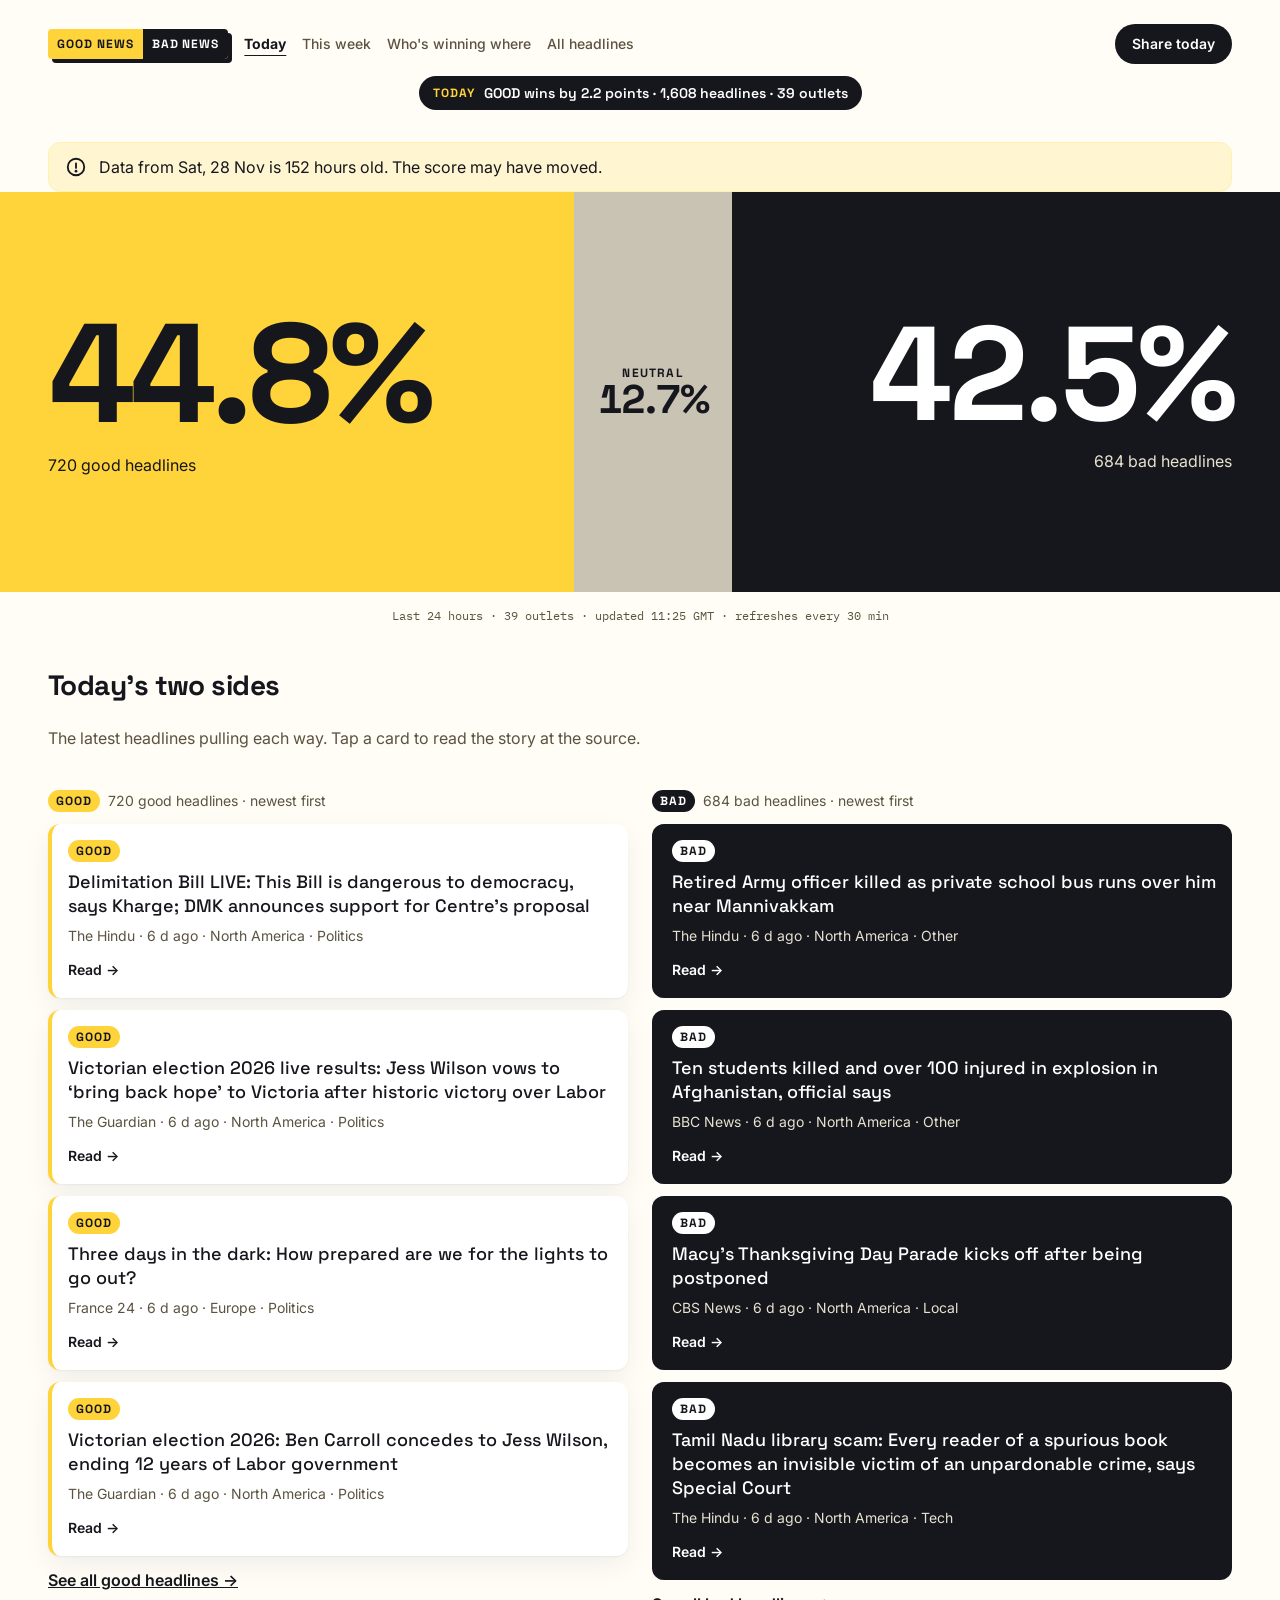
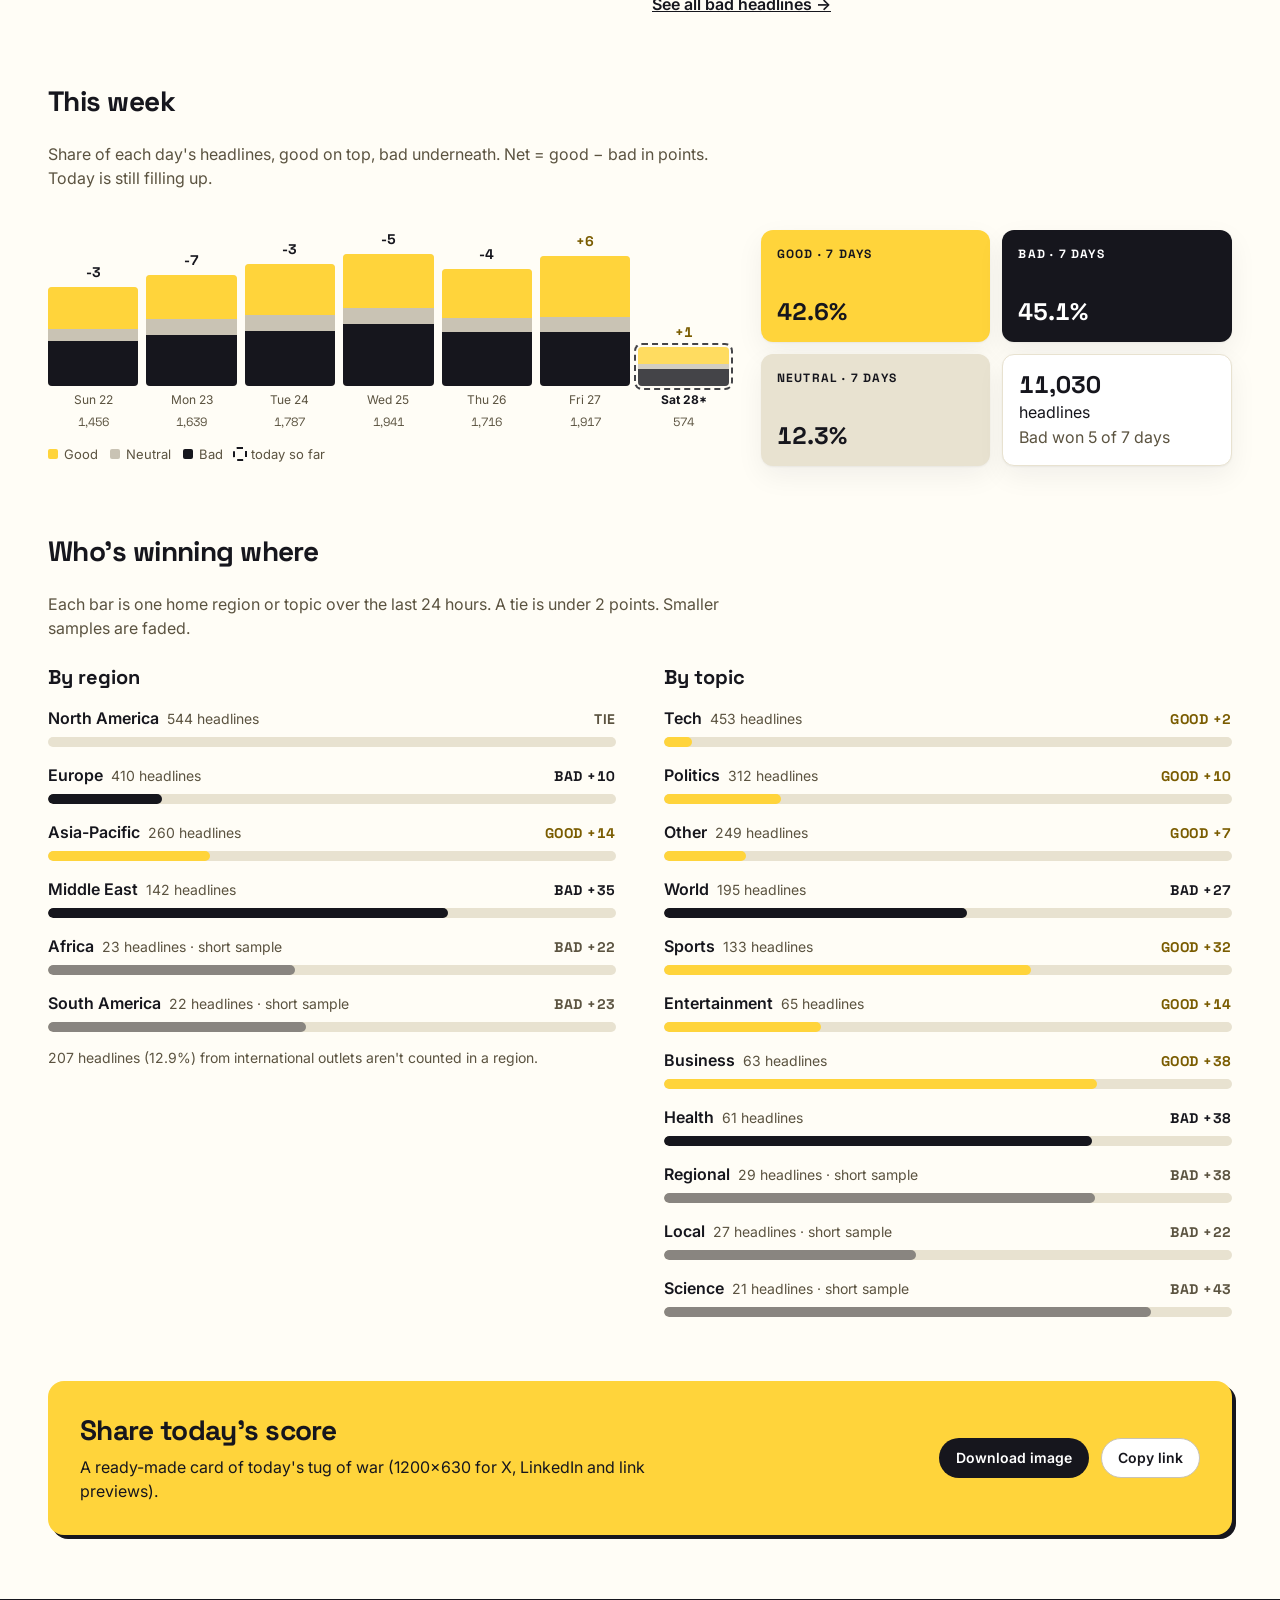
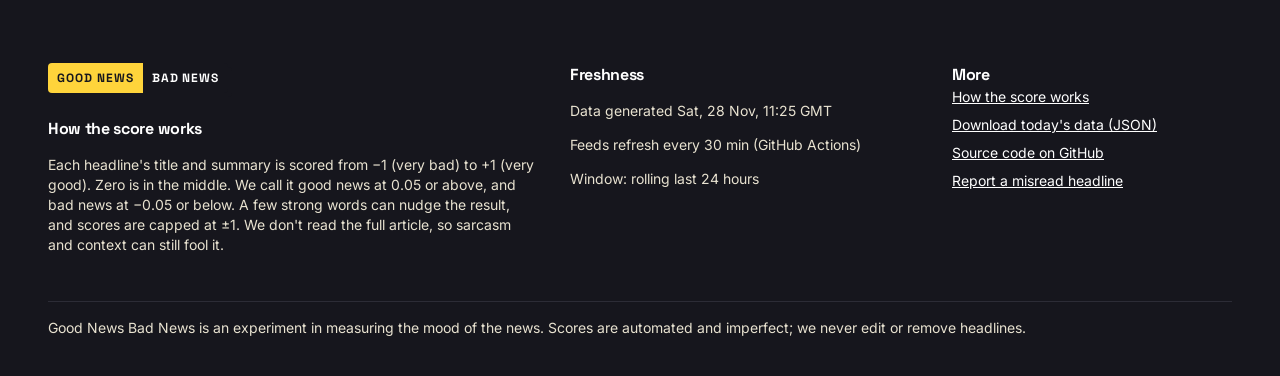
<file: docs/index.html>
<!DOCTYPE html>
<html lang="en">
<head>
  <meta charset="utf-8" />
  <meta name="viewport" content="width=device-width, initial-scale=1" />
  <title>Good News Bad News</title>
  <meta name="description" content="A daily tug of war between good and bad headlines, scored from RSS and updated every 30 minutes." />
  <meta name="theme-color" content="#FFFDF6" />
  <link rel="icon" href="data:image/svg+xml,%3Csvg xmlns='http://www.w3.org/2000/svg' viewBox='0 0 32 32'%3E%3Crect width='16' height='32' fill='%23FFD43B'/%3E%3Crect x='16' width='16' height='32' fill='%2316161D'/%3E%3C/svg%3E" />
  <link rel="preconnect" href="https://fonts.googleapis.com" />
  <link rel="preconnect" href="https://fonts.gstatic.com" crossorigin />
  <link href="https://fonts.googleapis.com/css2?family=IBM+Plex+Mono:wght@400;500&family=Inter:wght@400;500;600;700&family=Space+Grotesk:wght@500;600;700&display=swap" rel="stylesheet" />
  <link rel="stylesheet" href="styles.css?v=4" />
  <script type="module" src="app.js?v=5"></script>
</head>
<body data-page="dashboard">
  <a class="skip" href="#main">Skip to the score</a>
  <header class="site-header">
    <div class="wrap header-bar">
      <a class="logo" href="index.html" aria-label="Good News Bad News, home">
        <span class="logo-good">Good news</span>
        <span class="logo-bad">Bad news</span>
      </a>
      <nav class="nav" aria-label="Sections">
        <a href="#today" aria-current="page">Today</a>
        <a href="#week"><span class="nav-long">This week</span><span class="nav-short">Week</span></a>
        <a class="nav-wide" href="#where">Who's winning where</a>
        <a href="headlines.html"><span class="nav-long">All headlines</span><span class="nav-short">Headlines</span></a>
      </nav>
      <a class="btn btn-dark header-share" href="#share">Share today</a>
    </div>
    <div class="wrap header-score">
      <p class="winner" id="winner" hidden></p>
    </div>
  </header>
  <main id="main" aria-live="polite"></main>
  <footer class="site-footer" id="score">
    <div class="wrap footer-grid">
      <div>
        <a class="logo" href="index.html" aria-label="Good News Bad News">
          <span class="logo-good">Good news</span>
          <span class="logo-bad">Bad news</span>
        </a>
        <h2 style="margin-top: 24px">How the score works</h2>
        <p>Each headline's title and summary is scored from −1 (very bad) to +1 (very good). Zero is in the middle. We call it good news at 0.05 or above, and bad news at −0.05 or below. A few strong words can nudge the result, and scores are capped at ±1. We don't read the full article, so sarcasm and context can still fool it.</p>
      </div>
      <div>
        <h2>Freshness</h2>
        <p>Data generated <time data-generated datetime="">—</time></p>
        <p>Feeds refresh every 30 min (GitHub Actions)</p>
        <p>Window: rolling last 24 hours</p>
      </div>
      <div>
        <h2>More</h2>
        <ul>
          <li><a href="#score">How the score works</a></li>
          <li><a href="data/latest.json" download="latest.json">Download today's data (JSON)</a></li>
          <li><a href="https://github.com/psychevibes/GoodNewsBadNews">Source code on GitHub</a></li>
          <li><a href="https://github.com/psychevibes/GoodNewsBadNews/issues/new?title=Misread%20headline&amp;body=Paste%20the%20headline%20and%20what%20the%20score%20got%20wrong.">Report a misread headline</a></li>
        </ul>
      </div>
    </div>
    <div class="wrap">
      <p class="footer-note">Good News Bad News is an experiment in measuring the mood of the news. Scores are automated and imperfect; we never edit or remove headlines.</p>
    </div>
  </footer>
  <noscript>
    <p class="wrap">This page needs JavaScript to load the score from the JSON files.</p>
  </noscript>
</body>
</html>
</file>
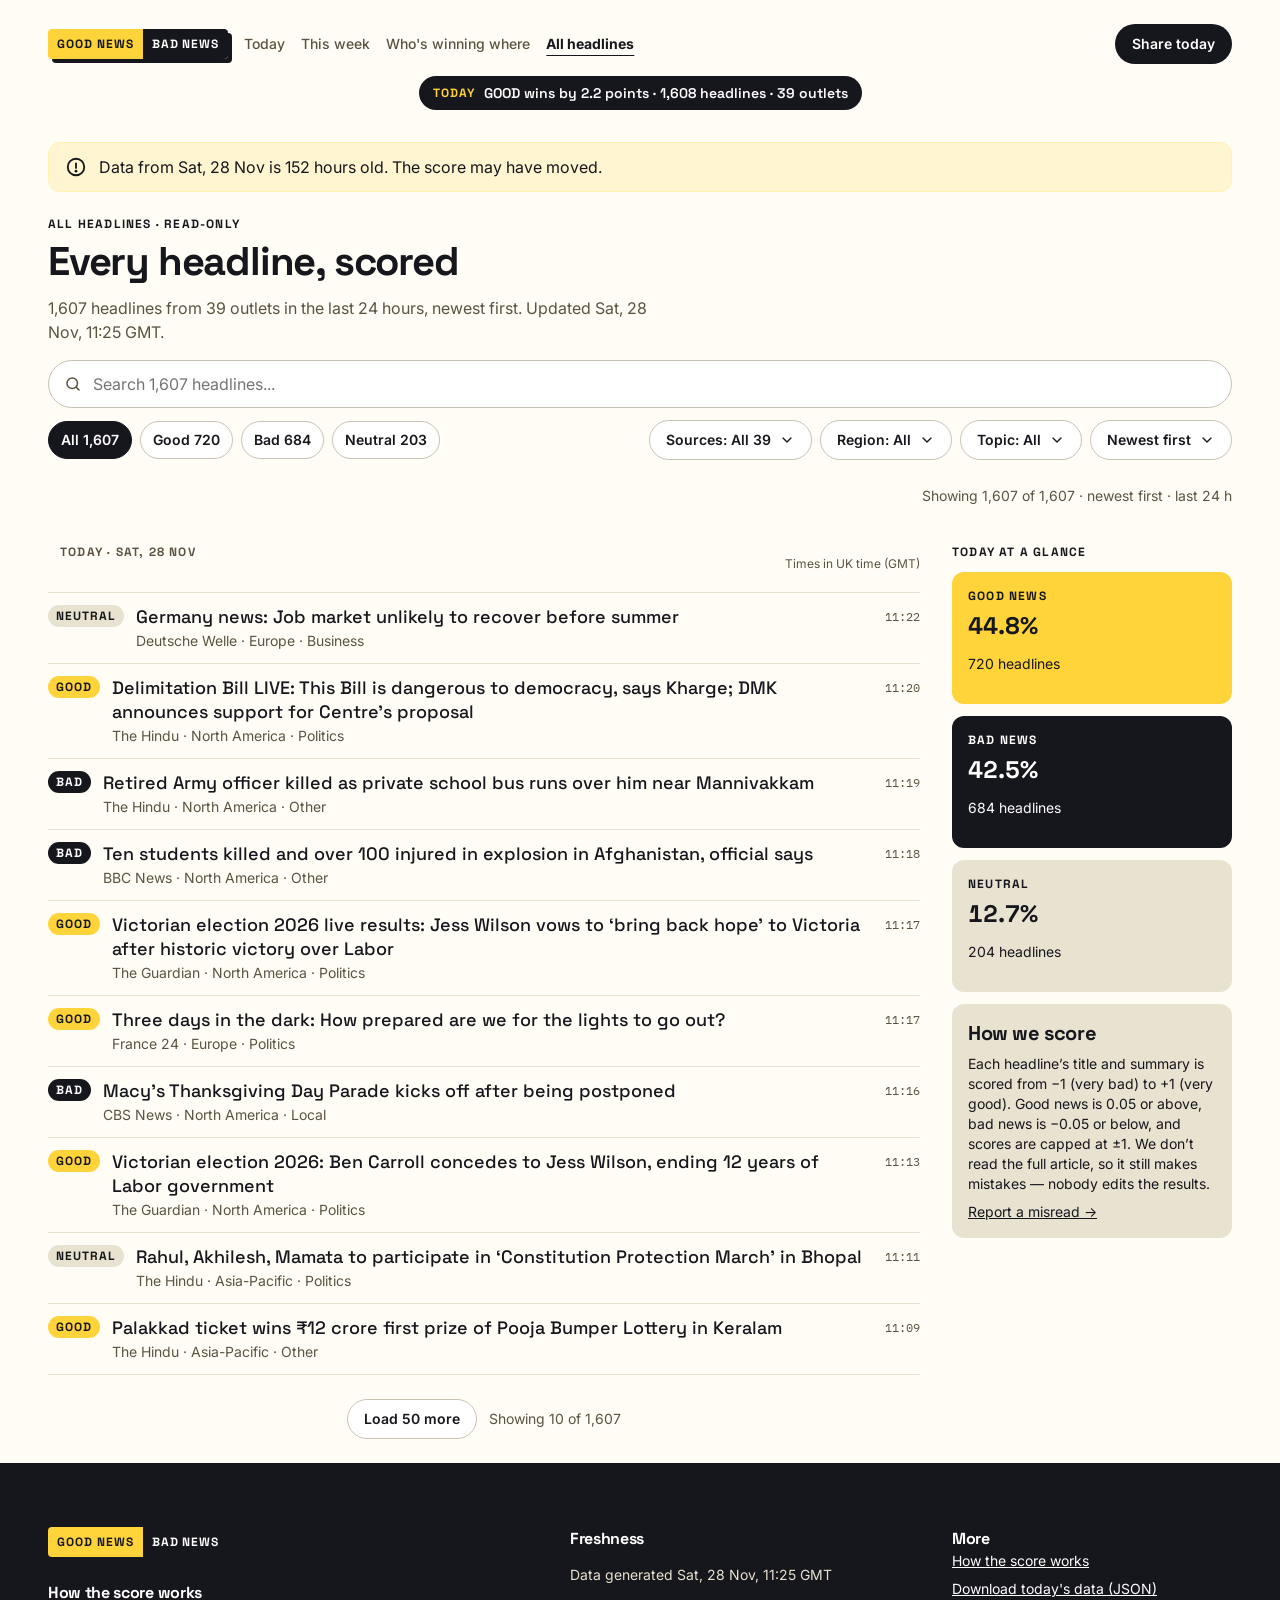
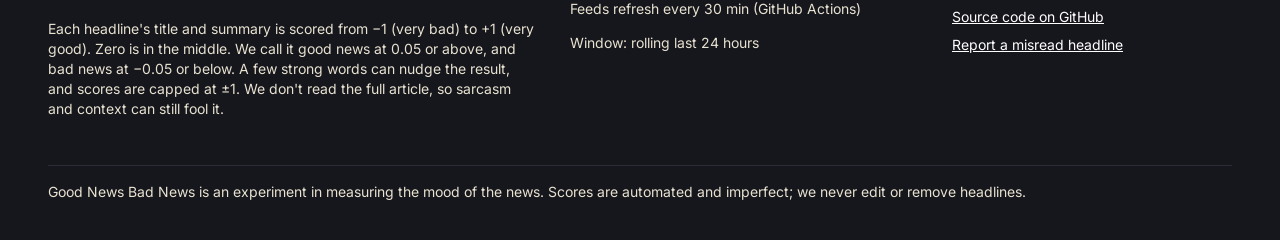
<file: docs/headlines.html>
<!DOCTYPE html>
<html lang="en">
<head>
  <meta charset="utf-8" />
  <meta name="viewport" content="width=device-width, initial-scale=1" />
  <title>Every headline, scored · Good News Bad News</title>
  <meta name="description" content="Read-only list of every headline scored in the last 24 hours. Search, filter, and open the original story." />
  <meta name="theme-color" content="#FFFDF6" />
  <link rel="icon" href="data:image/svg+xml,%3Csvg xmlns='http://www.w3.org/2000/svg' viewBox='0 0 32 32'%3E%3Crect width='16' height='32' fill='%23FFD43B'/%3E%3Crect x='16' width='16' height='32' fill='%2316161D'/%3E%3C/svg%3E" />
  <link rel="preconnect" href="https://fonts.googleapis.com" />
  <link rel="preconnect" href="https://fonts.gstatic.com" crossorigin />
  <link href="https://fonts.googleapis.com/css2?family=IBM+Plex+Mono:wght@400;500&family=Inter:wght@400;500;600;700&family=Space+Grotesk:wght@500;600;700&display=swap" rel="stylesheet" />
  <link rel="stylesheet" href="styles.css?v=4" />
  <script type="module" src="headlines.js?v=7"></script>
</head>
<body data-page="headlines">
  <a class="skip" href="#main">Skip to headlines</a>
  <header class="site-header">
    <div class="wrap header-bar">
      <a class="logo" href="index.html" aria-label="Good News Bad News, home">
        <span class="logo-good">Good news</span>
        <span class="logo-bad">Bad news</span>
      </a>
      <nav class="nav" aria-label="Sections">
        <a href="index.html#today">Today</a>
        <a href="index.html#week"><span class="nav-long">This week</span><span class="nav-short">Week</span></a>
        <a class="nav-wide" href="index.html#where">Who's winning where</a>
        <a href="headlines.html" aria-current="page"><span class="nav-long">All headlines</span><span class="nav-short">Headlines</span></a>
      </nav>
      <a class="btn btn-dark header-share" href="index.html#share">Share today</a>
    </div>
    <div class="wrap header-score">
      <p class="winner" id="winner" hidden></p>
    </div>
  </header>
  <main id="main">
    <div id="banner" class="wrap"></div>
    <div class="wrap page-head">
      <div>
        <p class="eyebrow caps">All headlines · read-only</p>
        <h1>Every headline, scored</h1>
        <p class="lede" id="lede">Headlines from the last 24 hours, newest first.</p>
      </div>
    </div>
    <div id="stage" class="wrap"></div>
  </main>
  <footer class="site-footer" id="score">
    <div class="wrap footer-grid">
      <div>
        <a class="logo" href="index.html" aria-label="Good News Bad News">
          <span class="logo-good">Good news</span>
          <span class="logo-bad">Bad news</span>
        </a>
        <h2 style="margin-top: 24px">How the score works</h2>
        <p>Each headline's title and summary is scored from −1 (very bad) to +1 (very good). Zero is in the middle. We call it good news at 0.05 or above, and bad news at −0.05 or below. A few strong words can nudge the result, and scores are capped at ±1. We don't read the full article, so sarcasm and context can still fool it.</p>
      </div>
      <div>
        <h2>Freshness</h2>
        <p>Data generated <time data-generated datetime="">—</time></p>
        <p>Feeds refresh every 30 min (GitHub Actions)</p>
        <p>Window: rolling last 24 hours</p>
      </div>
      <div>
        <h2>More</h2>
        <ul>
          <li><a href="#score">How the score works</a></li>
          <li><a href="data/latest.json" download="latest.json">Download today's data (JSON)</a></li>
          <li><a href="https://github.com/psychevibes/GoodNewsBadNews">Source code on GitHub</a></li>
          <li><a href="https://github.com/psychevibes/GoodNewsBadNews/issues/new?title=Misread%20headline&amp;body=Paste%20the%20headline%20and%20what%20the%20score%20got%20wrong.">Report a misread headline</a></li>
        </ul>
      </div>
    </div>
    <div class="wrap">
      <p class="footer-note">Good News Bad News is an experiment in measuring the mood of the news. Scores are automated and imperfect; we never edit or remove headlines.</p>
    </div>
  </footer>
</body>
</html>
</file>
<file: docs/styles.css>
/* Tug of War. Plain CSS, no build. */

:root {
  --sun-500: #ffd43b;
  --sun-200: #fff2b0;
  --sun-100: #fff6d1;
  --sun-800: #7a5c00;
  --ink-900: #16161d;
  --ink-800: #24242e;
  --ink-700: #2c2c36;
  --ink-300: #a3a3b2;
  --paper-50: #fffdf6;
  --white: #ffffff;
  --sand-200: #e8e2d0;
  --sand-400: #c9c3b4;
  --sand-700: #5b5340;
  --red-600: #c2361b;
  --red-100: #fce3dc;
  --red-500: #ff4f2e;

  --surface: var(--paper-50);
  --surface-raised: var(--white);
  --text: var(--ink-900);
  --text-muted: var(--sand-700);
  --text-on-dark: var(--sand-200);
  --border: var(--sand-200);
  --good: var(--sun-500);
  --good-ink: var(--ink-900);
  --bad: var(--ink-900);
  --bad-ink: var(--white);
  --neutral: var(--sand-400);
  --neutral-ink: var(--ink-900);
  --error: var(--red-600);
  --error-surface: var(--red-100);
  --stale: var(--sun-100);
  --stale-ink: var(--ink-900);
  --focus: var(--ink-900);
  --skeleton: var(--sand-200);

  --font-display: "Space Grotesk", sans-serif;
  --font-body: "Inter", sans-serif;
  --font-mono: "IBM Plex Mono", ui-monospace, monospace;

  --space-1: 4px;
  --space-2: 8px;
  --space-3: 12px;
  --space-4: 16px;
  --space-5: 24px;
  --space-6: 32px;
  --space-7: 48px;
  --space-8: 64px;
  --space-9: 96px;

  --radius-0: 0;
  --radius-1: 4px;
  --radius-2: 8px;
  --radius-3: 12px;
  --radius-4: 16px;
  --radius-pill: 999px;

  --shadow-card: 0 1px 2px rgba(22, 22, 29, 0.05), 0 10px 28px rgba(22, 22, 29, 0.06);
  --shadow-popover: 0 16px 48px rgba(22, 22, 29, 0.18), 0 2px 8px rgba(22, 22, 29, 0.08);
  --shadow-sticker: 4px 4px 0 var(--ink-900);
  --shadow-focus: 0 0 0 2px var(--paper-50), 0 0 0 4px var(--ink-900);

  --page-pad: 16px;
  --page-max: 1344px;
  --gutter: 16px;
}

@media (min-width: 640px) {
  :root { --page-pad: 32px; --gutter: 24px; }
}

@media (min-width: 1024px) {
  :root { --page-pad: 48px; --gutter: 24px; }
}

*, *::before, *::after { box-sizing: border-box; }

[hidden] { display: none !important; }

html { scroll-behavior: smooth; }

body {
  margin: 0;
  background: var(--surface);
  color: var(--text);
  font-family: var(--font-body);
  font-size: 16px;
  line-height: 24px;
  overflow-x: clip;
}

img, svg { max-width: 100%; }

button, input { font: inherit; color: inherit; }

a { color: inherit; }

:focus { outline: none; }

:focus-visible {
  outline: 2px solid var(--focus);
  outline-offset: 2px;
  box-shadow: var(--shadow-focus);
}

.btn-dark:focus-visible,
.story-bad:focus-visible,
.hero-bad a:focus-visible {
  outline-color: var(--sun-500);
}

.skip {
  position: absolute;
  left: var(--space-4);
  top: -40px;
  background: var(--ink-900);
  color: var(--white);
  padding: var(--space-2) var(--space-3);
  border-radius: var(--radius-2);
  z-index: 20;
}

.skip:focus { top: var(--space-2); }

.wrap {
  width: min(100%, calc(var(--page-max) + var(--page-pad) * 2));
  margin-inline: auto;
  padding-inline: var(--page-pad);
}

.sr-only {
  position: absolute;
  width: 1px;
  height: 1px;
  padding: 0;
  margin: -1px;
  overflow: hidden;
  clip: rect(0, 0, 0, 0);
  white-space: nowrap;
  border: 0;
}

/* Type */

.display, .hero-pct, h1, h2, h3, .num, .logo, .winner, .pill, .caps, .meter-result {
  font-family: var(--font-display);
}

h1, .h1 {
  margin: 0;
  font-size: 40px;
  line-height: 44px;
  font-weight: 700;
  letter-spacing: -0.03em;
}

h2, .h2 {
  margin: 0;
  font-size: 28px;
  line-height: 34px;
  font-weight: 700;
  letter-spacing: -0.02em;
}

h3, .h3 {
  margin: 0;
  font-size: 20px;
  line-height: 26px;
  font-weight: 700;
}

.headline {
  font-size: 18px;
  line-height: 24px;
  font-weight: 500;
}

.caps {
  margin: 0;
  font-size: 12px;
  line-height: 16px;
  font-weight: 700;
  letter-spacing: 0.1em;
  text-transform: uppercase;
}

.lede, .body {
  margin: 0;
  font-size: 16px;
  line-height: 24px;
}

.small, .meta {
  font-size: 14px;
  line-height: 20px;
}

.tiny {
  font-size: 12px;
  line-height: 16px;
}

.label {
  font-size: 13px;
  line-height: 18px;
  font-weight: 500;
}

.muted { color: var(--text-muted); }

.mono { font-family: var(--font-mono); font-size: 12px; line-height: 16px; }

.num { font-variant-numeric: tabular-nums; }

/* Header */

.site-header {
  padding-top: var(--space-3);
}

.header-bar {
  display: flex;
  align-items: center;
  gap: var(--space-3) var(--space-4);
  min-height: 64px;
  flex-wrap: wrap;
}

.logo {
  display: inline-flex;
  text-decoration: none;
  border-radius: var(--radius-1);
  overflow: hidden;
  flex: none;
  box-shadow: var(--shadow-sticker);
}

.logo-good, .logo-bad {
  padding: 7px 9px;
  font-size: 12px;
  line-height: 16px;
  font-weight: 700;
  letter-spacing: 0.08em;
  text-transform: uppercase;
}

.logo-good { background: var(--sun-500); color: var(--ink-900); }
.logo-bad { background: var(--ink-900); color: var(--white); }

.nav {
  display: flex;
  align-items: center;
  gap: var(--space-4);
  flex-wrap: wrap;
}

.nav a {
  text-decoration: none;
  font-size: 14px;
  line-height: 20px;
  font-weight: 500;
  color: var(--text-muted);
}

.nav a[aria-current="page"] {
  color: var(--text);
  font-weight: 700;
  text-decoration: underline;
  text-underline-offset: 6px;
}

.nav-wide { display: none; }
.nav-long { display: none; }

.header-share { margin-left: auto; }

.header-score {
  display: flex;
  justify-content: center;
  padding-bottom: var(--space-4);
}

.header-score:has(.winner[hidden]) { display: none; }

.winner {
  display: inline-flex;
  align-items: center;
  gap: var(--space-2);
  margin: 0;
  max-width: 100%;
  padding: 8px 14px;
  background: var(--ink-900);
  color: var(--white);
  border-radius: var(--radius-pill);
  font-size: 14px;
  line-height: 18px;
  font-weight: 600;
}

.winner-kicker { color: var(--sun-500); }
.winner-short { display: none; }

@media (max-width: 639px) {
  .winner-long, .winner-kicker { display: none; }
  .winner-short { display: inline; }
  .nav { order: 3; width: 100%; padding-bottom: var(--space-2); }
}

@media (min-width: 640px) {
  .nav-long { display: inline; }
  .nav-short { display: none; }
}

@media (min-width: 1024px) {
  .nav-wide { display: inline; }
  h1 { font-size: 40px; }
}

/* Buttons */

.btn {
  display: inline-flex;
  align-items: center;
  justify-content: center;
  gap: var(--space-2);
  min-height: 40px;
  padding: 8px 16px;
  border-radius: var(--radius-pill);
  border: 1px solid transparent;
  text-decoration: none;
  font-weight: 600;
  font-size: 14px;
  line-height: 20px;
  cursor: pointer;
  background: var(--white);
}

.btn:hover { background: var(--sun-100); }

.btn:disabled, .btn[aria-disabled="true"] {
  opacity: 0.45;
  cursor: not-allowed;
}

.btn-dark {
  background: var(--ink-900);
  color: var(--white);
}

.btn-dark:hover { background: var(--ink-800); }

.btn-sun { background: var(--sun-500); color: var(--ink-900); }
.btn-sun:hover { background: var(--sun-200); }

.btn-ghost {
  background: var(--white);
  border-color: var(--sand-400);
  color: var(--ink-900);
}

.btn-ghost:hover, .btn-ghost[aria-expanded="true"], .menu-btn.is-set {
  background: var(--sun-100);
  border-color: var(--ink-900);
}

.btn .chev { width: 16px; height: 16px; }

/* Hero */

.hero {
  display: flex;
  width: 100%;
  min-height: 400px;
}

.hero-band {
  display: flex;
  flex-direction: column;
  justify-content: center;
  min-width: 0;
  container-type: inline-size;
  padding: var(--space-6) var(--space-5);
}

.hero-good {
  background: var(--good);
  color: var(--good-ink);
  align-items: flex-start;
  padding-left: max(var(--page-pad), calc((100% - var(--page-max)) / 2));
}

.hero-neutral {
  background: var(--neutral);
  color: var(--neutral-ink);
  align-items: center;
  text-align: center;
  padding-inline: var(--space-2);
}

.hero-bad {
  background: var(--bad);
  color: var(--bad-ink);
  align-items: flex-end;
  text-align: right;
  padding-right: max(var(--page-pad), calc((100% - var(--page-max)) / 2));
}

.hero-pct {
  margin: 0;
  font-weight: 700;
  font-size: clamp(2.5rem, 28cqi, 9rem);
  line-height: 0.95;
  letter-spacing: -0.04em;
}

.hero-neutral .hero-pct {
  font-size: clamp(1.25rem, 42cqi, 2.5rem);
  letter-spacing: -0.03em;
}

.hero-sub { margin: var(--space-3) 0 0; font-size: 16px; line-height: 24px; }

.hero-bad .hero-sub { color: var(--text-on-dark); }

.hero-meta {
  margin: var(--space-4) auto var(--space-2);
  text-align: center;
  color: var(--text-muted);
}

@media (max-width: 639px) {
  .hero { flex-direction: column; min-height: 460px; }
  .hero-pct { font-size: 4rem; }
  .hero-neutral .hero-pct { font-size: 1.75rem; }
  .hero-good, .hero-bad, .hero-neutral {
    align-items: flex-start;
    text-align: left;
    padding: var(--space-5) var(--page-pad);
  }
}

@media (min-width: 640px) and (max-width: 1023px) {
  .hero { min-height: 320px; }
  .hero-pct { font-size: 6rem; }
}

/* Page stack */

.page-stack {
  display: flex;
  flex-direction: column;
  gap: var(--space-8);
  padding-top: var(--space-6);
  padding-bottom: var(--space-8);
}

.section-head { display: flex; flex-direction: column; gap: var(--space-2); max-width: 68ch; }

.section-head h2 { margin-top: var(--space-1); }

/* Banners and states */

.banner {
  display: flex;
  align-items: flex-start;
  gap: var(--space-3);
  margin-top: var(--space-4);
  padding: var(--space-3) var(--space-4);
  border-radius: var(--radius-3);
  background: var(--stale);
  color: var(--stale-ink);
  border: 1px solid var(--sun-200);
}

.banner svg { width: 22px; height: 22px; flex: none; margin-top: 1px; }

.banner p { margin: 0; }

.state {
  min-height: 52vh;
  display: grid;
  place-items: center;
  text-align: center;
  padding: var(--space-8) var(--page-pad);
}

.state-card { max-width: 440px; display: flex; flex-direction: column; align-items: center; gap: var(--space-3); }

.state-mark {
  width: 56px;
  height: 56px;
  border-radius: var(--radius-pill);
  display: grid;
  place-items: center;
  background: var(--sand-200);
  color: var(--ink-900);
}

.state-mark svg { width: 28px; height: 28px; }

.state-mark.error { background: var(--error-surface); color: var(--error); }

.state h2 { margin: 0; }

/* Skeletons */

.skel {
  background: linear-gradient(90deg, var(--skeleton) 25%, #f6f1e2 50%, var(--skeleton) 75%);
  background-size: 200% 100%;
  animation: shimmer 1.3s ease-in-out infinite;
  border-radius: var(--radius-2);
}

.skel-hero { height: 280px; width: 100%; border-radius: 0; }

.skel-line { height: 16px; width: min(420px, 70%); }
.skel-title { height: 32px; width: min(280px, 60%); }
.skel-card { height: 148px; }
.skel-bar { height: 140px; }
.skel-row { height: 64px; }

@media (min-width: 1024px) { .skel-hero { height: 400px; } }

@keyframes shimmer {
  from { background-position: 100% 0; }
  to { background-position: -100% 0; }
}

@media (prefers-reduced-motion: reduce) {
  html { scroll-behavior: auto; }
  .skel { animation: none; }
}

/* Two sides */

.sides {
  display: grid;
  gap: var(--gutter);
}

.side { display: flex; flex-direction: column; gap: var(--space-3); min-width: 0; }

.side-kicker {
  display: flex;
  flex-wrap: wrap;
  align-items: center;
  gap: var(--space-2);
}

.stories { display: flex; flex-direction: column; gap: var(--space-3); }

.story {
  display: flex;
  flex-direction: column;
  align-items: flex-start;
  gap: var(--space-2);
  padding: var(--space-4);
  border-radius: var(--radius-3);
  text-decoration: none;
  background: var(--surface-raised);
  box-shadow: var(--shadow-card);
  border-left: 4px solid var(--sun-500);
}

.story:hover { transform: translateY(-1px); }

.story-bad {
  background: var(--ink-900);
  color: var(--white);
  border-left-color: var(--ink-900);
  box-shadow: none;
}

.story-title { font-family: var(--font-display); font-size: 18px; line-height: 24px; font-weight: 500; overflow-wrap: anywhere; }

.menu-label { max-width: 200px; overflow: hidden; text-overflow: ellipsis; white-space: nowrap; }

.story-meta { margin: 0; color: var(--text-muted); font-size: 14px; line-height: 20px; }

.story-bad .story-meta { color: var(--text-on-dark); }

.story-read { font-weight: 600; font-size: 14px; margin-top: var(--space-1); }

.story-bad .story-read { color: var(--white); }

.text-link {
  align-self: flex-start;
  font-weight: 600;
  color: var(--ink-900);
}

.pill {
  display: inline-flex;
  align-items: center;
  min-height: 22px;
  padding: 2px 8px;
  border-radius: var(--radius-pill);
  font-size: 12px;
  line-height: 16px;
  font-weight: 700;
  letter-spacing: 0.08em;
  text-transform: uppercase;
}

.pill-good { background: var(--sun-500); color: var(--ink-900); }
.pill-bad { background: var(--ink-900); color: var(--white); }
.pill-neutral { background: var(--sand-200); color: var(--ink-900); }
.story-bad .pill-bad { background: var(--white); color: var(--ink-900); }

@media (min-width: 640px) {
  .sides { grid-template-columns: 1fr 1fr; }
}

/* Week */

.week-layout {
  display: grid;
  gap: var(--space-5);
  align-items: end;
}

.days {
  display: grid;
  grid-template-columns: repeat(7, minmax(0, 1fr));
  gap: var(--space-2);
  align-items: end;
}

.day { display: flex; flex-direction: column; align-items: center; gap: 6px; min-width: 0; }

.day-net { font-family: var(--font-display); font-weight: 700; font-size: 14px; line-height: 18px; }

.day-net.pos { color: var(--sun-800); }
.day-net.neg { color: var(--ink-900); }

.day-bar {
  width: 100%;
  height: 132px;
  display: flex;
  flex-direction: column;
  justify-content: flex-end;
  border-radius: var(--radius-1);
  overflow: hidden;
  background: var(--sand-200);
}

.day-bar i { display: block; width: 100%; }
.day-bar .seg-good { background: var(--sun-500); }
.day-bar .seg-neutral { background: var(--sand-400); }
.day-bar .seg-bad { background: var(--ink-900); }

.day.is-partial .day-bar {
  outline: 2px dashed var(--ink-900);
  outline-offset: 2px;
  opacity: 0.8;
}

.day-label, .day-count {
  font-size: 12px;
  line-height: 16px;
  color: var(--text-muted);
  text-align: center;
}

.day.is-partial .day-label { color: var(--text); font-weight: 700; }

.legend { display: flex; flex-wrap: wrap; gap: var(--space-3); margin-top: var(--space-3); }

.legend span { display: inline-flex; align-items: center; gap: 6px; color: var(--text-muted); font-size: 13px; }

.swatch { width: 10px; height: 10px; border-radius: 2px; background: var(--ink-900); }
.swatch.good { background: var(--sun-500); }
.swatch.neutral { background: var(--sand-400); }
.swatch.partial { background: transparent; outline: 2px dashed var(--ink-900); }

.week-cards {
  display: grid;
  grid-template-columns: 1fr 1fr;
  gap: var(--space-3);
}

.stat {
  border-radius: var(--radius-3);
  padding: var(--space-4);
  min-height: 112px;
  display: flex;
  flex-direction: column;
  justify-content: space-between;
  box-shadow: var(--shadow-card);
}

.stat b {
  font-family: var(--font-display);
  font-size: 24px;
  line-height: 28px;
  font-weight: 700;
}

.stat-good { background: var(--sun-500); }
.stat-bad { background: var(--ink-900); color: var(--white); }
.stat-neutral { background: var(--sand-200); }
.stat-count { background: var(--white); border: 1px solid var(--border); }
.stat-count p { margin: 0; }

@media (min-width: 1024px) {
  .week-layout { grid-template-columns: 1.3fr 0.9fr; gap: var(--space-6); }
}

/* Meters */

.where-grid { display: grid; gap: var(--space-6); }

.meter-list { display: flex; flex-direction: column; gap: var(--space-4); margin-top: var(--space-4); }

.meter-top {
  display: flex;
  align-items: baseline;
  gap: var(--space-2);
  margin-bottom: 6px;
}

.meter-name { font-weight: 600; }
.meter-n { color: var(--text-muted); font-size: 14px; margin-right: auto; }
.meter-result { font-weight: 700; font-size: 14px; line-height: 18px; letter-spacing: 0.04em; }
.meter-result.good { color: var(--sun-800); }
.meter-result.bad { color: var(--ink-900); }
.meter-result.tie { color: var(--text-muted); }

.meter-track {
  height: 10px;
  border-radius: var(--radius-pill);
  background: var(--sand-200);
  overflow: hidden;
}

.meter-fill { display: block; height: 100%; border-radius: inherit; }
.meter-fill.good { background: var(--sun-500); }
.meter-fill.bad { background: var(--ink-900); }

.meter.is-short .meter-fill { opacity: 0.45; }
.meter.is-short .meter-result { color: var(--text-muted); }

.meter-aside {
  margin: var(--space-4) 0 0;
  color: var(--text-muted);
  font-size: 14px;
  line-height: 20px;
}

@media (min-width: 1024px) {
  .where-grid { grid-template-columns: 1fr 1fr; gap: var(--space-7); }
}

/* Share */

.share {
  display: flex;
  flex-wrap: wrap;
  align-items: center;
  justify-content: space-between;
  gap: var(--space-5);
  background: var(--sun-500);
  color: var(--ink-900);
  border-radius: var(--radius-4);
  padding: var(--space-6);
  box-shadow: var(--shadow-sticker);
}

.share p { margin: var(--space-2) 0 0; max-width: 62ch; }

.share-actions { display: flex; flex-wrap: wrap; gap: var(--space-3); }

/* Footer */

.site-footer {
  background: var(--ink-900);
  color: var(--white);
  padding: var(--space-8) 0 var(--space-5);
}

.footer-grid {
  display: grid;
  gap: var(--space-6);
}

.site-footer h2 { font-size: 16px; line-height: 24px; }

.site-footer p, .site-footer li { color: var(--text-on-dark); font-size: 14px; line-height: 20px; }

.site-footer a { color: var(--white); }

.site-footer ul { list-style: none; margin: 0; padding: 0; display: flex; flex-direction: column; gap: var(--space-2); }

.footer-note {
  margin-top: var(--space-6);
  padding-top: var(--space-4);
  border-top: 1px solid var(--ink-700);
  color: var(--sand-400);
  font-size: 12px;
  line-height: 16px;
}

@media (min-width: 800px) {
  .footer-grid { grid-template-columns: 1.4fr 1fr 0.8fr; }
}

/* Headlines */

.page-head {
  display: flex;
  flex-wrap: wrap;
  justify-content: space-between;
  align-items: flex-end;
  gap: var(--space-4);
  padding-top: var(--space-5);
  padding-bottom: var(--space-4);
}

.eyebrow { margin: 0 0 var(--space-2); }

.page-head .lede { margin-top: var(--space-3); max-width: 62ch; color: var(--text-muted); }

.tools { display: flex; flex-direction: column; gap: var(--space-3); }

.search {
  position: relative;
}

.search svg {
  position: absolute;
  left: 16px;
  top: 50%;
  width: 18px;
  height: 18px;
  transform: translateY(-50%);
  color: var(--text-muted);
}

.search input {
  width: 100%;
  height: 48px;
  border-radius: var(--radius-pill);
  border: 1px solid var(--sand-400);
  background: var(--white);
  padding: 0 16px 0 44px;
}

.search input:hover { border-color: var(--ink-700); }

.tool-row {
  display: flex;
  flex-wrap: wrap;
  align-items: center;
  gap: var(--space-2);
}

.chips { display: flex; flex-wrap: wrap; gap: var(--space-2); }

.chip {
  border: 1px solid var(--sand-400);
  background: var(--white);
  border-radius: var(--radius-pill);
  min-height: 36px;
  padding: 6px 12px;
  cursor: pointer;
  font-weight: 600;
  font-size: 14px;
}

.chip:hover { border-color: var(--ink-900); }

.chip[aria-pressed="true"] { background: var(--ink-900); color: var(--white); border-color: var(--ink-900); }
.chip[aria-pressed="true"][data-sentiment="good"] { background: var(--sun-500); color: var(--ink-900); border-color: var(--sun-500); }
.chip[aria-pressed="true"][data-sentiment="neutral"] { background: var(--sand-200); color: var(--ink-900); border-color: var(--sand-200); }

.filters-desktop { display: none; gap: var(--space-2); flex-wrap: wrap; margin-left: auto; }
.filters-mobile { margin-left: auto; }

.results { margin-left: auto; }

@media (min-width: 900px) {
  .filters-desktop { display: flex; }
  .filters-mobile { display: none; }
  .results { width: 100%; text-align: right; }
}

.browser {
  display: grid;
  gap: var(--space-5);
  margin-top: var(--space-5);
  align-items: start;
}

.list { display: flex; flex-direction: column; min-width: 0; }

.list-head, .hline {
  display: grid;
  grid-template-columns: auto 1fr auto;
  gap: var(--space-3);
  align-items: start;
}

.list-head {
  padding-bottom: var(--space-2);
  border-bottom: 1px solid var(--border);
  color: var(--text-muted);
}

.hline {
  padding: var(--space-3) 0;
  border-bottom: 1px solid var(--border);
  text-decoration: none;
}

.hline:hover .hline-title { text-decoration: underline; text-underline-offset: 3px; }

.hline-title {
  display: block;
  font-family: var(--font-display);
  font-weight: 500;
  font-size: 16px;
  line-height: 22px;
  overflow-wrap: anywhere;
}

.hline-meta { display: block; margin-top: 2px; color: var(--text-muted); font-size: 14px; line-height: 20px; }

.hline-when {
  display: flex;
  flex-direction: column;
  align-items: flex-end;
  gap: 2px;
  padding-top: 4px;
  text-align: right;
}

.hline time {
  font-family: var(--font-mono);
  font-size: 12px;
  line-height: 16px;
  color: var(--text-muted);
}

.hline-score {
  color: var(--text-muted);
  font-family: var(--font-mono);
  font-size: 12px;
  font-variant-numeric: tabular-nums;
  line-height: 16px;
  white-space: nowrap;
}

@media (max-width: 639px) {
  .hline-score-label {
    position: absolute;
    width: 1px;
    height: 1px;
    padding: 0;
    margin: -1px;
    overflow: hidden;
    clip: rect(0, 0, 0, 0);
    white-space: nowrap;
    border: 0;
  }
}

.load-row {
  display: flex;
  align-items: center;
  justify-content: center;
  gap: var(--space-3);
  padding: var(--space-5) 0;
}

.empty-inline {
  padding: var(--space-8) var(--space-4);
  text-align: center;
  display: flex;
  flex-direction: column;
  align-items: center;
  gap: var(--space-3);
}

.glance { display: flex; flex-direction: column; gap: var(--space-3); }

.glance-card {
  border-radius: var(--radius-3);
  padding: var(--space-4);
}

.glance-card .caps { margin-bottom: var(--space-2); }
.glance-card strong {
  display: block;
  font-family: var(--font-display);
  font-size: 24px;
  line-height: 28px;
}

.glance-good { background: var(--sun-500); }
.glance-bad { background: var(--ink-900); color: var(--white); }
.glance-neutral { background: var(--sand-200); }

.score-note {
  background: var(--sand-200);
  border-radius: var(--radius-3);
  padding: var(--space-4);
}

.score-note p { margin: var(--space-2) 0 0; font-size: 14px; line-height: 20px; }

@media (max-width: 699px) {
  .glance { display: grid; grid-template-columns: 1fr; }
  .hline-title { font-size: 16px; }
}

@media (min-width: 1024px) {
  .browser { grid-template-columns: minmax(0, 1fr) 280px; gap: var(--space-6); }
  .hline-title { font-size: 18px; line-height: 24px; }
}

/* Popover, sheet, menu */

.overlay {
  position: fixed;
  inset: 0;
  z-index: 30;
  display: grid;
}

.backdrop { position: absolute; inset: 0; background: rgba(22, 22, 29, 0.4); }

.popover {
  position: fixed;
  z-index: 31;
  width: min(360px, calc(100vw - 32px));
  max-height: min(560px, 80vh);
  overflow: auto;
  background: var(--white);
  color: var(--ink-900);
  border-radius: var(--radius-4);
  box-shadow: var(--shadow-popover);
  padding: var(--space-4);
  display: flex;
  flex-direction: column;
  gap: var(--space-3);
}

.popover.is-sheet {
  left: 0;
  right: 0;
  bottom: 0;
  top: auto;
  width: 100%;
  max-height: 85vh;
  border-radius: var(--radius-4) var(--radius-4) 0 0;
  padding-bottom: calc(var(--space-4) + env(safe-area-inset-bottom));
}

.popover header, .sheet-head {
  display: flex;
  justify-content: space-between;
  align-items: baseline;
  gap: var(--space-3);
}

.popover h2 { font-size: 20px; line-height: 26px; }

.picker-search input {
  width: 100%;
  height: 40px;
  border-radius: var(--radius-pill);
  border: 1px solid var(--sand-400);
  padding: 0 14px;
}

.picker-actions { display: flex; gap: var(--space-4); }

.picker-actions button {
  background: none;
  border: 0;
  padding: 0;
  font-weight: 600;
  cursor: pointer;
  text-decoration: underline;
  text-underline-offset: 3px;
}

.source-list {
  overflow: auto;
  max-height: 280px;
  display: flex;
  flex-direction: column;
  border-top: 1px solid var(--border);
  margin: 0;
  padding: 0;
}

.source-list label {
  display: flex;
  align-items: center;
  gap: var(--space-3);
  padding: 8px 4px;
  border-bottom: 1px solid var(--border);
  cursor: pointer;
}

.source-list .count { margin-left: auto; color: var(--text-muted); font-variant-numeric: tabular-nums; }

.popover-footer, .sheet-footer {
  display: flex;
  justify-content: flex-end;
  gap: var(--space-2);
  position: sticky;
  bottom: 0;
  background: var(--white);
  padding-top: var(--space-3);
}

.menu {
  position: absolute;
  z-index: 15;
  min-width: 220px;
  max-height: 320px;
  overflow: auto;
  margin-top: 6px;
  padding: var(--space-2);
  background: var(--white);
  border-radius: var(--radius-3);
  box-shadow: var(--shadow-popover);
}

.menu button {
  display: block;
  width: 100%;
  text-align: left;
  background: none;
  border: 0;
  border-radius: var(--radius-2);
  padding: 8px 10px;
  cursor: pointer;
}

.menu button[aria-selected="true"], .menu button:hover, .menu button.is-active {
  background: var(--sun-100);
}

.menu-wrap { position: relative; }

.field { display: flex; flex-direction: column; gap: var(--space-2); }
.field-options { display: flex; flex-wrap: wrap; gap: var(--space-2); }

.choice {
  border: 1px solid var(--sand-400);
  background: var(--white);
  border-radius: var(--radius-pill);
  padding: 6px 12px;
  cursor: pointer;
}

.choice[aria-pressed="true"] { background: var(--ink-900); color: var(--white); border-color: var(--ink-900); }

.skel-stack { display: grid; gap: var(--space-3); padding-bottom: var(--space-8); }
.skel-grid { display: grid; gap: var(--space-3); }
@media (min-width: 800px) { .skel-grid { grid-template-columns: 1fr 1fr; } }
</file>
